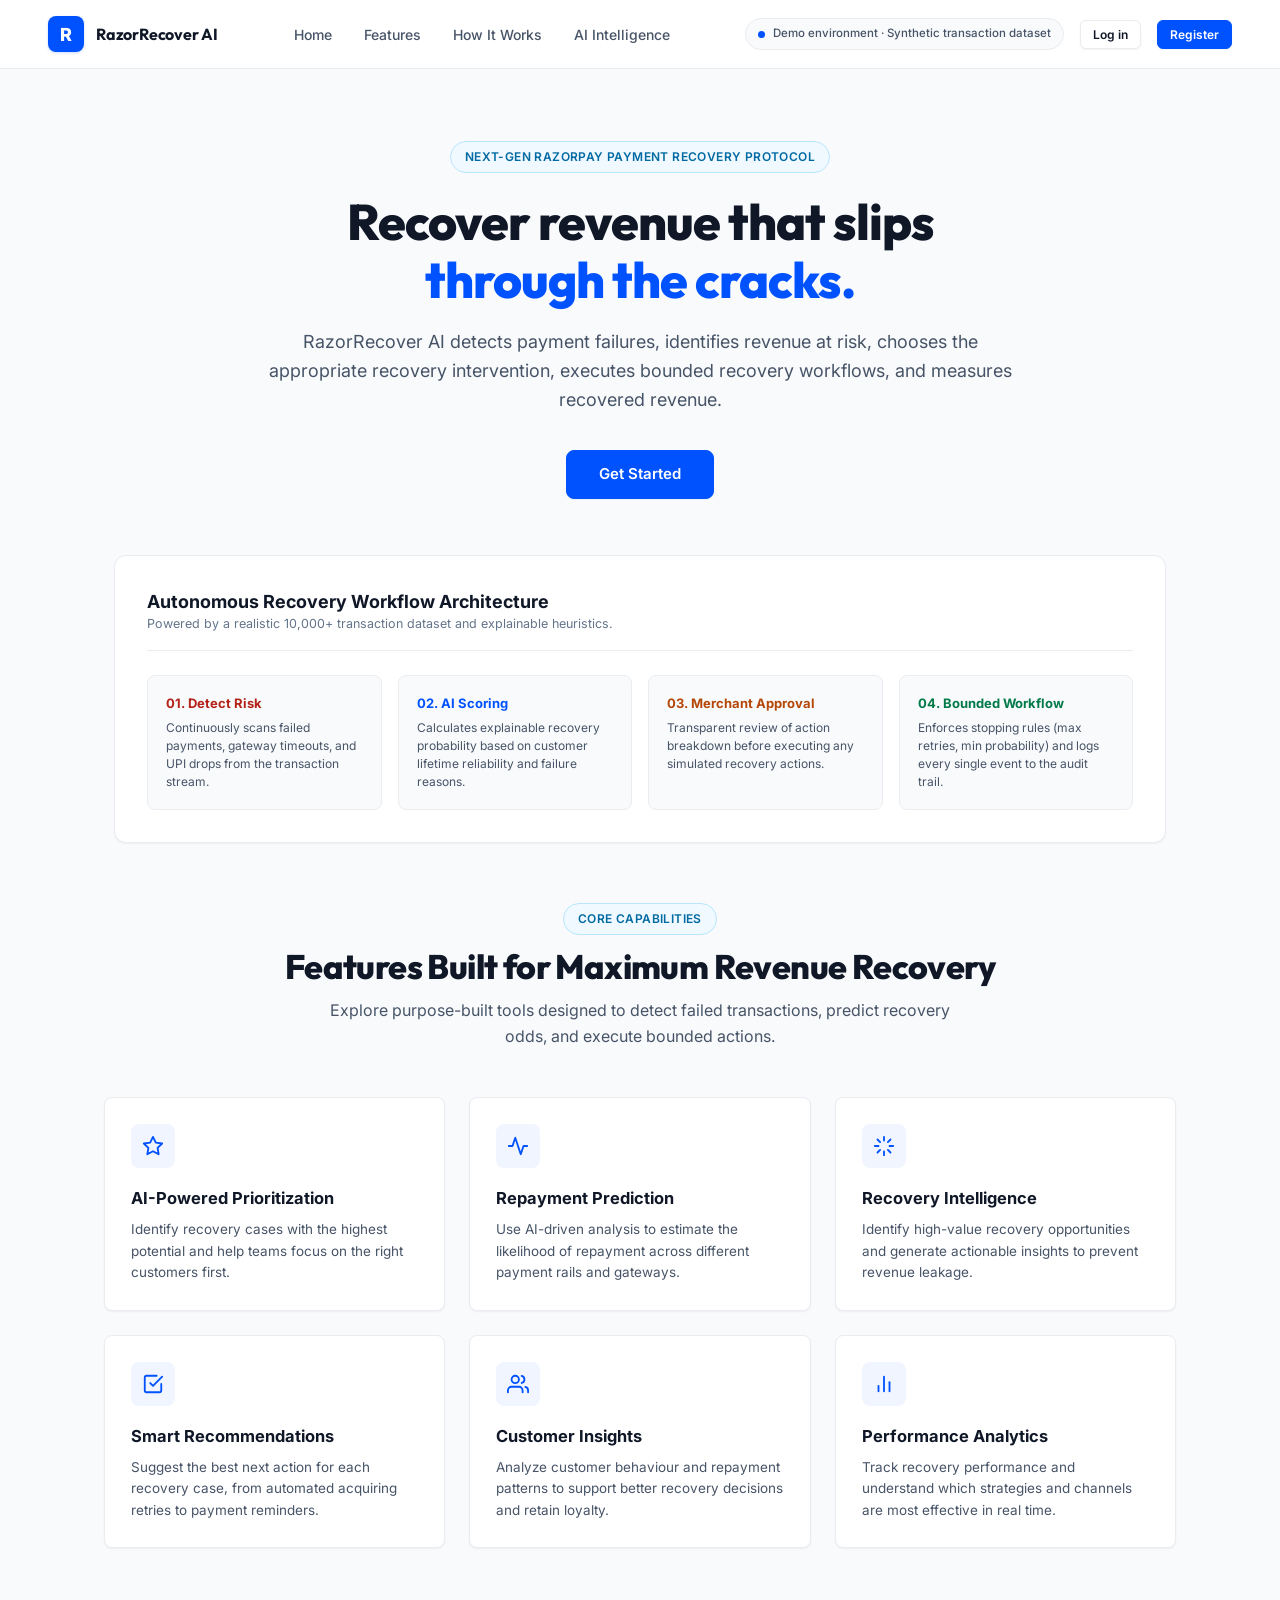
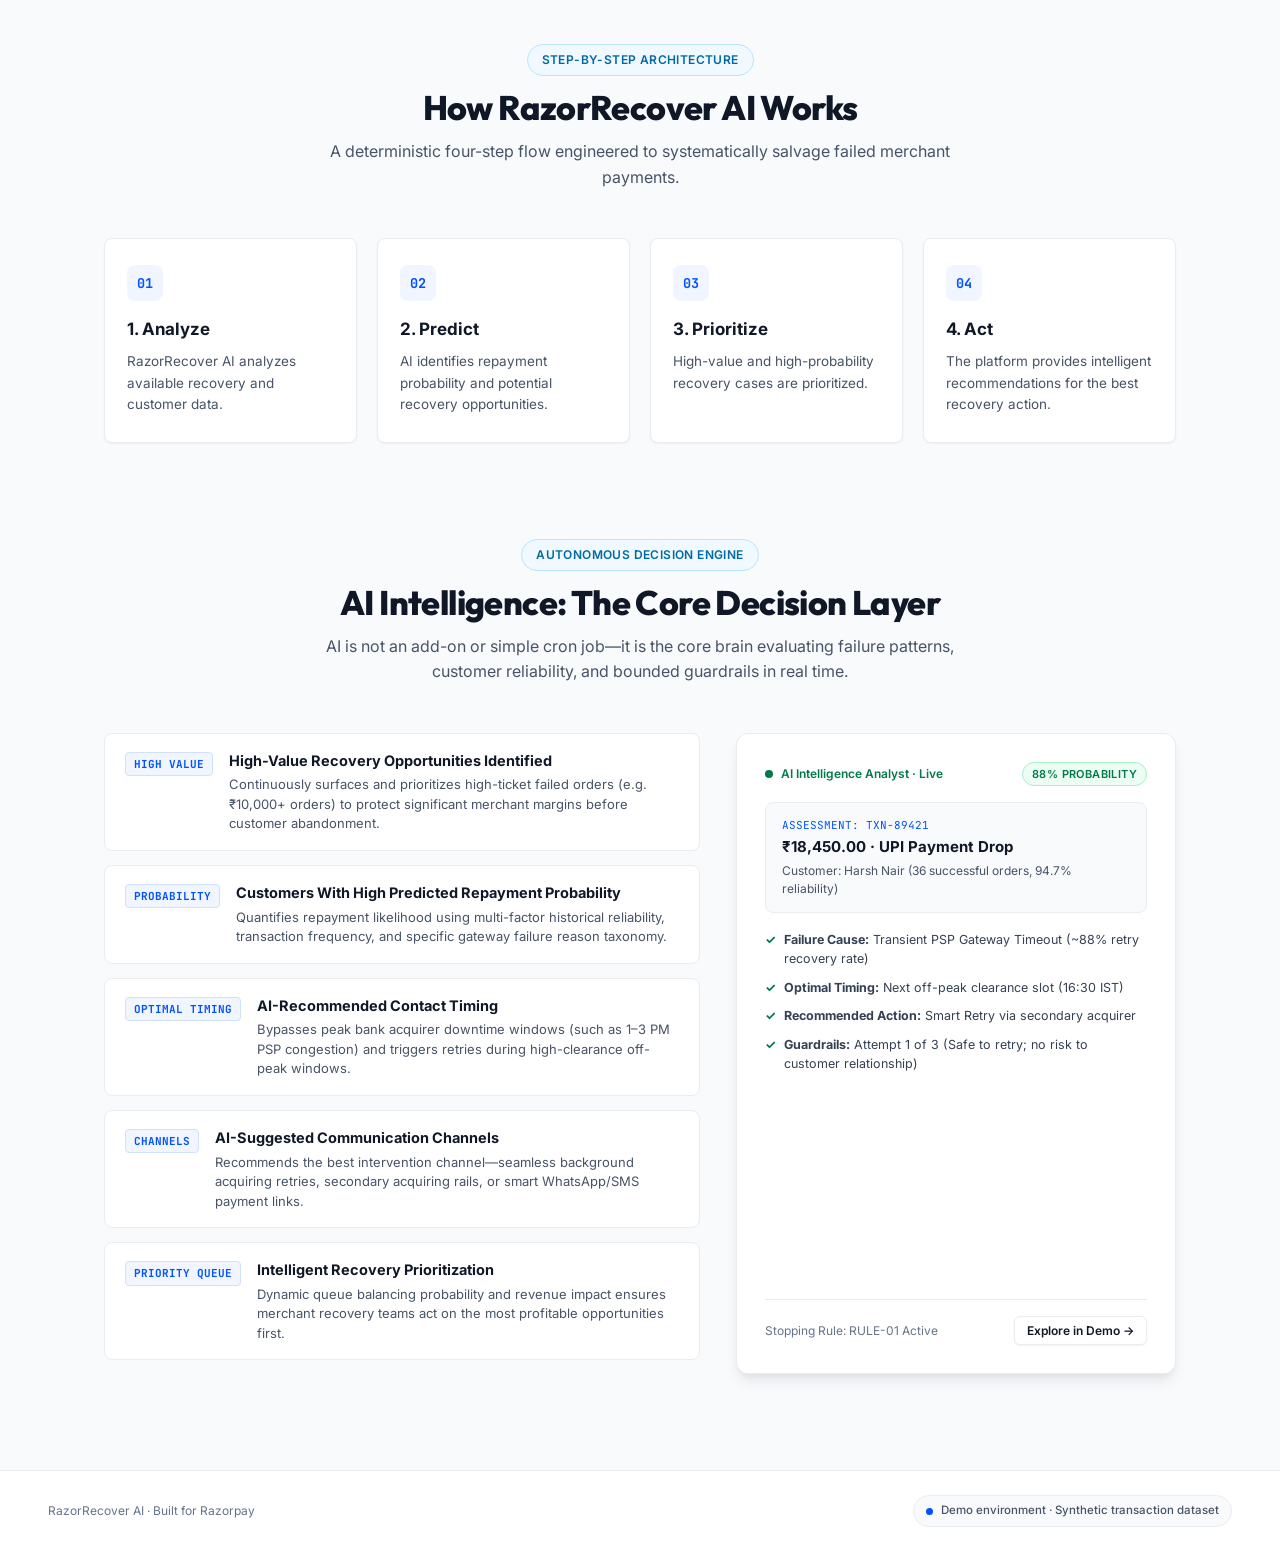
<file: templates/index.html>
<!DOCTYPE html>
<html lang="en">

<head>
  <meta charset="UTF-8">
  <meta name="viewport" content="width=device-width, initial-scale=1.0">
  <title>RazorRecover AI — Autonomous Revenue Recovery Agent</title>
  <meta name="description"
    content="AI Revenue Recovery Agent for merchants: detect payment failures, choose bounded interventions, and salvage lost revenue. Built for Razorpay Buildathon.">
  <link rel="stylesheet" href="/static/css/style.css">
  <link rel="stylesheet" href="/static/css/dashboard.css">
</head>

<body>
  <!-- Navigation Bar -->
  <header
    style="padding: 16px 48px; display: flex; align-items: center; justify-content: space-between; border-bottom: 1px solid var(--border-subtle); background: #ffffff; position: sticky; top: 0; z-index: 100;">
    <div style="display: flex; align-items: center; gap: 12px;">
      <div class="brand-logo">R</div>
      <div class="brand-text">
        <span class="brand-name">RazorRecover AI</span>
      </div>
    </div>

    <!-- Informational Navigation Links -->
    <nav class="landing-nav" aria-label="Main Navigation">
      <a href="#home">Home</a>
      <a href="#features">Features</a>
      <a href="#how-it-works">How It Works</a>
      <a href="#ai-intelligence">AI Intelligence</a>
    </nav>

    <!-- Pre-existing Login & Demo CTA area (Strictly preserved) -->
    <div style="display: flex; align-items: center; gap: 16px;">
      <div class="demo-badge-banner">
        <span class="demo-badge-dot"></span>
        <span>Demo environment · Synthetic transaction dataset</span>
      </div>
      <a href="/login" class="btn btn-secondary btn-sm">Log in</a>
      <a href="/login" class="btn btn-primary btn-sm">Register</a>
    </div>
  </header>

  <!-- ==================== HOME SECTION ==================== -->
  <main id="home" style="padding: 72px 24px 60px; max-width: 1100px; margin: 0 auto; text-align: center; scroll-margin-top: 84px;">
    <div class="badge badge-info" style="margin-bottom: 20px; padding: 6px 14px; font-size: 12px;">
      Next-Gen Razorpay Payment Recovery Protocol
    </div>

    <h1
      style="font-family: var(--font-heading); font-size: 50px; font-weight: 800; line-height: 1.15; color: var(--text-main); letter-spacing: -1px; margin-bottom: 20px;">
      Recover revenue that slips <br>
      <span style="color: var(--razorpay-blue);">
        through the cracks.
      </span>
    </h1>

    <p style="font-size: 18px; color: var(--text-muted); max-width: 760px; margin: 0 auto 36px; line-height: 1.6;">
      RazorRecover AI detects payment failures, identifies revenue at risk, chooses the appropriate recovery
      intervention, executes bounded recovery workflows, and measures recovered revenue.
    </p>

    <!-- CTAs (Strictly preserved) -->
    <div style="display: flex; justify-content: center; gap: 16px; margin-bottom: 56px;">
      <a href="/login" class="btn btn-primary btn-lg" style="font-size: 15px; padding: 14px 32px;">
        Get Started
      </a>
    </div>

    <!-- Product Workflow Visual Preview -->
    <div class="card"
      style="background: #ffffff; border: 1px solid var(--border-subtle); padding: 32px; text-align: left; box-shadow: var(--shadow-sm);">
      <div
        style="display: flex; justify-content: space-between; align-items: center; margin-bottom: 24px; padding-bottom: 16px; border-bottom: 1px solid var(--border-subtle);">
        <div>
          <h2 style="font-size: 18px; font-weight: 700; color: var(--text-main);">Autonomous Recovery Workflow Architecture</h2>
          <p style="font-size: 12.5px; color: var(--text-dim);">Powered by a realistic 10,000+ transaction dataset and
            explainable heuristics.</p>
        </div>
      </div>

      <div style="display: grid; grid-template-columns: repeat(auto-fit, minmax(200px, 1fr)); gap: 16px;">
        <div
          style="background: #f8fafc; padding: 18px; border-radius: var(--radius-md); border: 1px solid var(--border-subtle);">
          <div style="color: var(--danger); font-weight: 700; font-size: 13px; margin-bottom: 6px;">01. Detect Risk</div>
          <p style="font-size: 12px; color: var(--text-muted); line-height: 1.5;">Continuously scans failed payments, gateway timeouts, and UPI
            drops from the transaction stream.</p>
        </div>

        <div
          style="background: #f8fafc; padding: 18px; border-radius: var(--radius-md); border: 1px solid var(--border-subtle);">
          <div style="color: var(--razorpay-blue); font-weight: 700; font-size: 13px; margin-bottom: 6px;">02. AI Scoring</div>
          <p style="font-size: 12px; color: var(--text-muted); line-height: 1.5;">Calculates explainable recovery probability based on customer
            lifetime reliability and failure reasons.</p>
        </div>

        <div
          style="background: #f8fafc; padding: 18px; border-radius: var(--radius-md); border: 1px solid var(--border-subtle);">
          <div style="color: var(--warning); font-weight: 700; font-size: 13px; margin-bottom: 6px;">03. Merchant Approval
          </div>
          <p style="font-size: 12px; color: var(--text-muted); line-height: 1.5;">Transparent review of action breakdown before executing any
            simulated recovery actions.</p>
        </div>

        <div
          style="background: #f8fafc; padding: 18px; border-radius: var(--radius-md); border: 1px solid var(--border-subtle);">
          <div style="color: var(--success); font-weight: 700; font-size: 13px; margin-bottom: 6px;">04. Bounded Workflow</div>
          <p style="font-size: 12px; color: var(--text-muted); line-height: 1.5;">Enforces stopping rules (max retries, min probability) and logs
            every single event to the audit trail.</p>
        </div>
      </div>
    </div>
  </main>

  <!-- ==================== FEATURES SECTION ==================== -->
  <section class="landing-section" id="features">
    <div class="landing-section-header">
      <div class="badge badge-info" style="padding: 6px 14px; font-size: 12px;">Core Capabilities</div>
      <h2 class="landing-heading">Features Built for Maximum Revenue Recovery</h2>
      <p class="landing-sub">
        Explore purpose-built tools designed to detect failed transactions, predict recovery odds, and execute bounded actions.
      </p>
    </div>

    <div class="features-grid">
      <!-- 1. AI-Powered Prioritization -->
      <div class="feature-card">
        <div class="feature-icon-box">
          <svg width="22" height="22" viewBox="0 0 24 24" fill="none" stroke="currentColor" stroke-width="2" stroke-linecap="round" stroke-linejoin="round">
            <polygon points="12 2 15.09 8.26 22 9.27 17 14.14 18.18 21.02 12 17.77 5.82 21.02 7 14.14 2 9.27 8.91 8.26 12 2"></polygon>
          </svg>
        </div>
        <h3 class="feature-title">AI-Powered Prioritization</h3>
        <p class="feature-desc">
          Identify recovery cases with the highest potential and help teams focus on the right customers first.
        </p>
      </div>

      <!-- 2. Repayment Prediction -->
      <div class="feature-card">
        <div class="feature-icon-box">
          <svg width="22" height="22" viewBox="0 0 24 24" fill="none" stroke="currentColor" stroke-width="2" stroke-linecap="round" stroke-linejoin="round">
            <path d="M22 12h-4l-3 9L9 3l-3 9H2"></path>
          </svg>
        </div>
        <h3 class="feature-title">Repayment Prediction</h3>
        <p class="feature-desc">
          Use AI-driven analysis to estimate the likelihood of repayment across different payment rails and gateways.
        </p>
      </div>

      <!-- 3. Recovery Intelligence -->
      <div class="feature-card">
        <div class="feature-icon-box">
          <svg width="22" height="22" viewBox="0 0 24 24" fill="none" stroke="currentColor" stroke-width="2" stroke-linecap="round" stroke-linejoin="round">
            <path d="M12 2v4M12 18v4M4.93 4.93l2.83 2.83M16.24 16.24l2.83 2.83M2 12h4M18 12h4M4.93 19.07l2.83-2.83M16.24 7.76l2.83-2.83"></path>
          </svg>
        </div>
        <h3 class="feature-title">Recovery Intelligence</h3>
        <p class="feature-desc">
          Identify high-value recovery opportunities and generate actionable insights to prevent revenue leakage.
        </p>
      </div>

      <!-- 4. Smart Recommendations -->
      <div class="feature-card">
        <div class="feature-icon-box">
          <svg width="22" height="22" viewBox="0 0 24 24" fill="none" stroke="currentColor" stroke-width="2" stroke-linecap="round" stroke-linejoin="round">
            <polyline points="9 11 12 14 22 4"></polyline>
            <path d="M21 12v7a2 2 0 0 1-2 2H5a2 2 0 0 1-2-2V5a2 2 0 0 1 2-2h11"></path>
          </svg>
        </div>
        <h3 class="feature-title">Smart Recommendations</h3>
        <p class="feature-desc">
          Suggest the best next action for each recovery case, from automated acquiring retries to payment reminders.
        </p>
      </div>

      <!-- 5. Customer Insights -->
      <div class="feature-card">
        <div class="feature-icon-box">
          <svg width="22" height="22" viewBox="0 0 24 24" fill="none" stroke="currentColor" stroke-width="2" stroke-linecap="round" stroke-linejoin="round">
            <path d="M17 21v-2a4 4 0 0 0-4-4H5a4 4 0 0 0-4 4v2"></path>
            <circle cx="9" cy="7" r="4"></circle>
            <path d="M23 21v-2a4 4 0 0 0-3-3.87"></path>
            <path d="M16 3.13a4 4 0 0 1 0 7.75"></path>
          </svg>
        </div>
        <h3 class="feature-title">Customer Insights</h3>
        <p class="feature-desc">
          Analyze customer behaviour and repayment patterns to support better recovery decisions and retain loyalty.
        </p>
      </div>

      <!-- 6. Performance Analytics -->
      <div class="feature-card">
        <div class="feature-icon-box">
          <svg width="22" height="22" viewBox="0 0 24 24" fill="none" stroke="currentColor" stroke-width="2" stroke-linecap="round" stroke-linejoin="round">
            <line x1="18" y1="20" x2="18" y2="10"></line>
            <line x1="12" y1="20" x2="12" y2="4"></line>
            <line x1="6" y1="20" x2="6" y2="14"></line>
          </svg>
        </div>
        <h3 class="feature-title">Performance Analytics</h3>
        <p class="feature-desc">
          Track recovery performance and understand which strategies and channels are most effective in real time.
        </p>
      </div>
    </div>
  </section>

  <!-- ==================== HOW IT WORKS SECTION ==================== -->
  <section class="landing-section" id="how-it-works">
    <div class="landing-section-header">
      <div class="badge badge-info" style="padding: 6px 14px; font-size: 12px;">Step-by-Step Architecture</div>
      <h2 class="landing-heading">How RazorRecover AI Works</h2>
      <p class="landing-sub">
        A deterministic four-step flow engineered to systematically salvage failed merchant payments.
      </p>
    </div>

    <div class="steps-grid">
      <!-- Step 1: Analyze -->
      <div class="step-card">
        <div class="step-badge">01</div>
        <h3 class="step-title">1. Analyze</h3>
        <p class="step-desc">
          RazorRecover AI analyzes available recovery and customer data.
        </p>
      </div>

      <!-- Step 2: Predict -->
      <div class="step-card">
        <div class="step-badge">02</div>
        <h3 class="step-title">2. Predict</h3>
        <p class="step-desc">
          AI identifies repayment probability and potential recovery opportunities.
        </p>
      </div>

      <!-- Step 3: Prioritize -->
      <div class="step-card">
        <div class="step-badge">03</div>
        <h3 class="step-title">3. Prioritize</h3>
        <p class="step-desc">
          High-value and high-probability recovery cases are prioritized.
        </p>
      </div>

      <!-- Step 4: Act -->
      <div class="step-card">
        <div class="step-badge">04</div>
        <h3 class="step-title">4. Act</h3>
        <p class="step-desc">
          The platform provides intelligent recommendations for the best recovery action.
        </p>
      </div>
    </div>
  </section>

  <!-- ==================== AI INTELLIGENCE SECTION ==================== -->
  <section class="landing-section" id="ai-intelligence">
    <div class="landing-section-header">
      <div class="badge badge-info" style="padding: 6px 14px; font-size: 12px;">Autonomous Decision Engine</div>
      <h2 class="landing-heading">AI Intelligence: The Core Decision Layer</h2>
      <p class="landing-sub">
        AI is not an add-on or simple cron job—it is the core brain evaluating failure patterns, customer reliability, and bounded guardrails in real time.
      </p>
    </div>

    <div class="ai-intelligence-container">
      <!-- Left: Key Capabilities List -->
      <div>
        <!-- 1. High-value recovery opportunities -->
        <div class="ai-intel-item">
          <span class="ai-intel-pill">HIGH VALUE</span>
          <div>
            <h4 class="ai-intel-title">High-Value Recovery Opportunities Identified</h4>
            <p class="ai-intel-desc">
              Continuously surfaces and prioritizes high-ticket failed orders (e.g. ₹10,000+ orders) to protect significant merchant margins before customer abandonment.
            </p>
          </div>
        </div>

        <!-- 2. Predicted repayment probability -->
        <div class="ai-intel-item">
          <span class="ai-intel-pill">PROBABILITY</span>
          <div>
            <h4 class="ai-intel-title">Customers With High Predicted Repayment Probability</h4>
            <p class="ai-intel-desc">
              Quantifies repayment likelihood using multi-factor historical reliability, transaction frequency, and specific gateway failure reason taxonomy.
            </p>
          </div>
        </div>

        <!-- 3. AI-recommended contact timing -->
        <div class="ai-intel-item">
          <span class="ai-intel-pill">OPTIMAL TIMING</span>
          <div>
            <h4 class="ai-intel-title">AI-Recommended Contact Timing</h4>
            <p class="ai-intel-desc">
              Bypasses peak bank acquirer downtime windows (such as 1–3 PM PSP congestion) and triggers retries during high-clearance off-peak windows.
            </p>
          </div>
        </div>

        <!-- 4. AI-suggested communication channels -->
        <div class="ai-intel-item">
          <span class="ai-intel-pill">CHANNELS</span>
          <div>
            <h4 class="ai-intel-title">AI-Suggested Communication Channels</h4>
            <p class="ai-intel-desc">
              Recommends the best intervention channel—seamless background acquiring retries, secondary acquiring rails, or smart WhatsApp/SMS payment links.
            </p>
          </div>
        </div>

        <!-- 5. Intelligent recovery prioritization -->
        <div class="ai-intel-item">
          <span class="ai-intel-pill">PRIORITY QUEUE</span>
          <div>
            <h4 class="ai-intel-title">Intelligent Recovery Prioritization</h4>
            <p class="ai-intel-desc">
              Dynamic queue balancing probability and revenue impact ensures merchant recovery teams act on the most profitable opportunities first.
            </p>
          </div>
        </div>
      </div>

      <!-- Right: Realistic AI Analyst Preview Card -->
      <div class="ai-analyst-card">
        <div>
          <div style="display: flex; justify-content: space-between; align-items: center; margin-bottom: 16px;">
            <div style="display: flex; align-items: center; gap: 8px;">
              <span style="width: 8px; height: 8px; background: #027a48; border-radius: 50%;"></span>
              <span style="font-size: 12px; font-weight: 600; color: #027a48;">AI Intelligence Analyst · Live</span>
            </div>
            <span class="badge badge-success">88% Probability</span>
          </div>

          <div style="background: #f8fafc; border: 1px solid var(--border-subtle); border-radius: var(--radius-md); padding: 14px 16px; margin-bottom: 18px;">
            <div style="font-size: 11px; font-family: var(--font-mono); color: #0052ff; margin-bottom: 2px;">ASSESSMENT: TXN-89421</div>
            <div style="font-size: 15px; font-weight: 700; color: #101828;">₹18,450.00 · UPI Payment Drop</div>
            <div style="font-size: 12px; color: #475467; margin-top: 4px;">Customer: Harsh Nair (36 successful orders, 94.7% reliability)</div>
          </div>

          <div style="display: flex; flex-direction: column; gap: 10px; font-size: 12.5px; color: #344054; margin-bottom: 20px;">
            <div style="display: flex; align-items: flex-start; gap: 8px;">
              <span style="color: #027a48; font-weight: 700;">✓</span>
              <span><strong>Failure Cause:</strong> Transient PSP Gateway Timeout (~88% retry recovery rate)</span>
            </div>
            <div style="display: flex; align-items: flex-start; gap: 8px;">
              <span style="color: #027a48; font-weight: 700;">✓</span>
              <span><strong>Optimal Timing:</strong> Next off-peak clearance slot (16:30 IST)</span>
            </div>
            <div style="display: flex; align-items: flex-start; gap: 8px;">
              <span style="color: #027a48; font-weight: 700;">✓</span>
              <span><strong>Recommended Action:</strong> Smart Retry via secondary acquirer</span>
            </div>
            <div style="display: flex; align-items: flex-start; gap: 8px;">
              <span style="color: #027a48; font-weight: 700;">✓</span>
              <span><strong>Guardrails:</strong> Attempt 1 of 3 (Safe to retry; no risk to customer relationship)</span>
            </div>
          </div>
        </div>

        <div style="border-top: 1px solid var(--border-subtle); padding-top: 16px; display: flex; justify-content: space-between; align-items: center;">
          <span style="font-size: 12px; color: #64748b;">Stopping Rule: RULE-01 Active</span>
          <a href="/login" class="btn btn-secondary btn-sm" style="font-size: 12px;">Explore in Demo →</a>
        </div>
      </div>
    </div>
  </section>

  <!-- How It Works Modal -->
  <div class="modal-overlay" id="how-it-works-modal">
    <div class="modal-content" style="max-width: 680px; padding: 32px;">
      <div style="display: flex; justify-content: space-between; align-items: center; margin-bottom: 20px;">
        <h3 style="font-family: var(--font-heading); font-size: 20px; color: var(--text-main);">How RazorRecover AI Works</h3>
        <button class="btn btn-secondary btn-sm" id="btn-close-how-modal">✕</button>
      </div>

      <div
        style="display: flex; flex-direction: column; gap: 16px; font-size: 13.5px; color: var(--text-muted); line-height: 1.6;">
        <p>
          <strong>1. 10,000+ Synthetic Merchant Dataset:</strong> A Supabase PostgreSQL database initializes
          automatically with realistic customer histories across UPI, Cards, Net Banking, and Wallets.
        </p>
        <p>
          <strong>2. Dynamic Calculations:</strong> All metrics—including Potential Loss, Recovered Revenue, and
          Recovery Rate—are calculated live from the database via SQL queries.
        </p>
        <p>
          <strong>3. Explainable AI Scoring:</strong> Diagnoses failure reasons and customer loyalty to assign high,
          medium, or low recovery probabilities with human-readable rationale.
        </p>
        <p>
          <strong>4. Stopping Rules & Guardrails:</strong> Halts recovery workflows after 3 attempts or when probability
          is under 25% to protect customer experience.
        </p>
        <p>
          <strong>5. Verified Audit Trail:</strong> Every single AI decision, merchant approval, and transaction update
          is logged with exact timestamps.
        </p>
      </div>

      <div style="margin-top: 24px; text-align: right;">
        <a href="/login" class="btn btn-primary">Launch Merchant App →</a>
      </div>
    </div>
  </div>

  <!-- Footer -->
  <footer
    style="padding: 24px 48px; border-top: 1px solid var(--border-subtle); background: #ffffff; display: flex; justify-content: space-between; align-items: center; font-size: 12px; color: var(--text-dim);">
    <div>RazorRecover AI · Built for Razorpay</div>
    <div class="demo-badge-banner">
      <span class="demo-badge-dot"></span>
      <span>Demo environment · Synthetic transaction dataset</span>
    </div>
  </footer>

  <script src="/static/js/api.js"></script>
  <script src="/static/js/landing.js"></script>
</body>

</html>
</file>
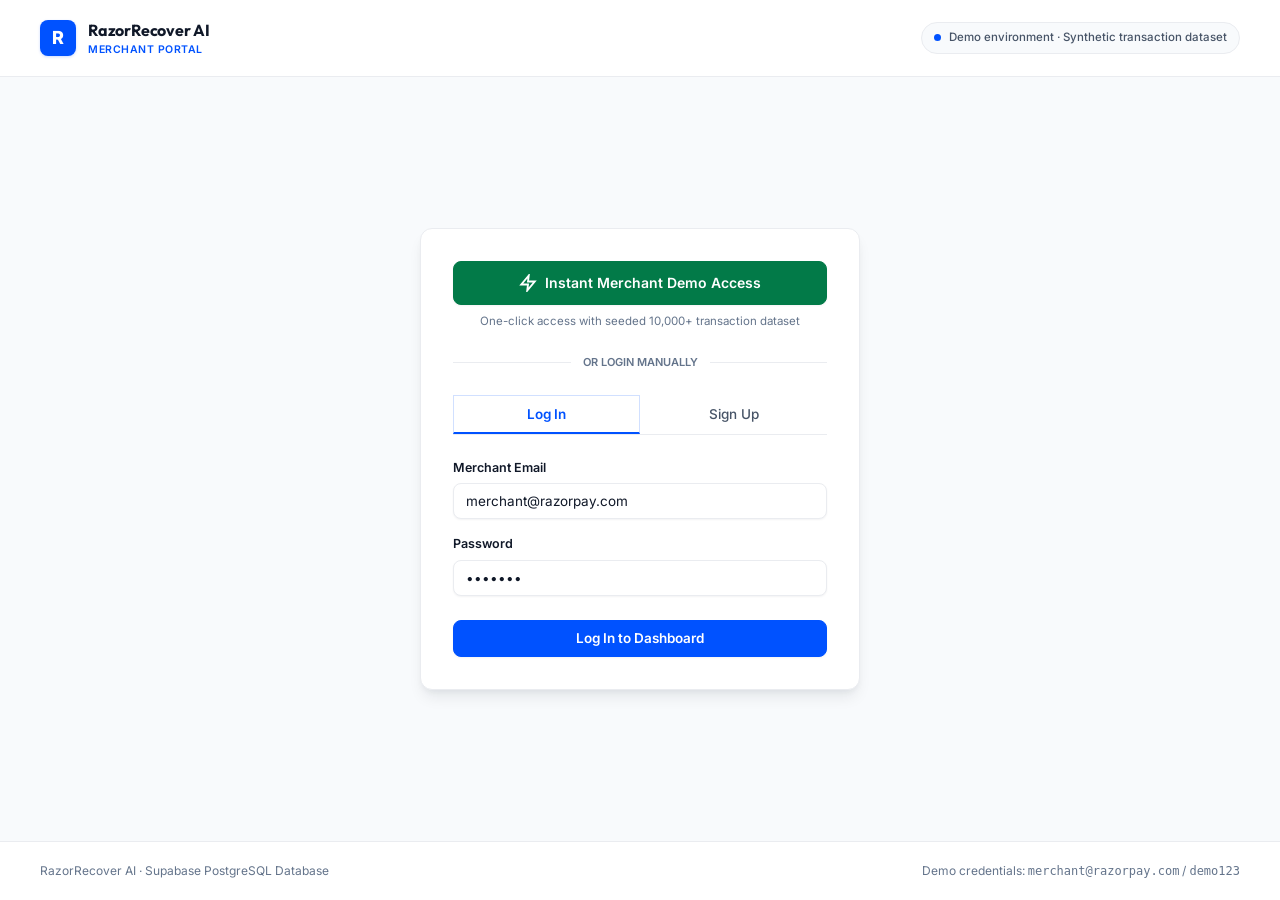
<file: templates/auth.html>
<!DOCTYPE html>
<html lang="en">
<head>
  <meta charset="UTF-8">
  <meta name="viewport" content="width=device-width, initial-scale=1.0">
  <title>Merchant Portal — RazorRecover AI</title>
  <link rel="stylesheet" href="/static/css/style.css">
  <link rel="stylesheet" href="/static/css/dashboard.css">
</head>
<body style="display: flex; flex-direction: column; min-height: 100vh; justify-content: space-between; background: var(--bg-dark);">
  <!-- Header -->
  <header style="padding: 18px 40px; display: flex; align-items: center; justify-content: space-between; border-bottom: 1px solid var(--border-subtle); background: #ffffff;">
    <a href="/" style="display: flex; align-items: center; gap: 12px;">
      <div class="brand-logo">R</div>
      <div class="brand-text">
        <span class="brand-name">RazorRecover AI</span>
        <span class="brand-tag">Merchant Portal</span>
      </div>
    </a>
    <div class="demo-badge-banner">
      <span class="demo-badge-dot"></span>
      <span>Demo environment · Synthetic transaction dataset</span>
    </div>
  </header>

  <!-- Auth Card -->
  <main style="padding: 48px 20px; display: flex; justify-content: center; align-items: center;">
    <div class="card" style="width: 100%; max-width: 440px; padding: 32px; background: #ffffff; border: 1px solid var(--border-subtle); box-shadow: var(--shadow-md);">
      
      <!-- Instant Demo Login Button -->
      <div style="margin-bottom: 24px;">
        <button class="btn btn-accent" id="btn-demo-login" style="width: 100%; padding: 12px; font-size: 14px;">
          <svg width="18" height="18" viewBox="0 0 24 24" fill="none" stroke="currentColor" stroke-width="2.5">
            <path d="M13 2L3 14h9l-1 8 10-12h-9l1-8z"/>
          </svg>
          Instant Merchant Demo Access
        </button>
        <p style="font-size: 11.5px; color: var(--text-dim); text-align: center; margin-top: 8px;">
          One-click access with seeded 10,000+ transaction dataset
        </p>
      </div>

      <div style="display: flex; align-items: center; gap: 12px; margin-bottom: 24px;">
        <div style="flex: 1; height: 1px; background: var(--border-subtle);"></div>
        <span style="font-size: 11px; color: var(--text-dim); text-transform: uppercase; font-weight: 600;">Or Login Manually</span>
        <div style="flex: 1; height: 1px; background: var(--border-subtle);"></div>
      </div>

      <!-- Auth Tabs -->
      <div style="display: flex; border-bottom: 1px solid var(--border-subtle); margin-bottom: 24px;">
        <button id="tab-login" class="nav-item active" style="flex: 1; text-align: center; justify-content: center; border-radius: 0; border-bottom: 2px solid var(--razorpay-blue); background: transparent; color: var(--razorpay-blue);">
          Log In
        </button>
        <button id="tab-signup" class="nav-item" style="flex: 1; text-align: center; justify-content: center; border-radius: 0; background: transparent; border-bottom: 2px solid transparent; color: var(--text-muted);">
          Sign Up
        </button>
      </div>

      <!-- Error Alert Box -->
      <div id="auth-error-box" style="display: none; padding: 10px 14px; margin-bottom: 18px; border-radius: var(--radius-sm); background: var(--danger-bg); border: 1px solid var(--danger-border); color: var(--danger); font-size: 12.5px;"></div>

      <!-- Login Form -->
      <form id="login-form">
        <div class="form-group">
          <label class="form-label" for="login-email">Merchant Email</label>
          <input type="email" id="login-email" class="form-control" placeholder="merchant@razorpay.com" value="merchant@razorpay.com" required>
        </div>
        <div class="form-group">
          <label class="form-label" for="login-password">Password</label>
          <input type="password" id="login-password" class="form-control" placeholder="••••••••" value="demo123" required>
        </div>
        <button type="submit" class="btn btn-primary" style="width: 100%; margin-top: 8px;">
          Log In to Dashboard
        </button>
      </form>

      <!-- Signup Form -->
      <form id="signup-form" style="display: none;">
        <div class="form-group">
          <label class="form-label" for="signup-merchant">Merchant / Store Name</label>
          <input type="text" id="signup-merchant" class="form-control" placeholder="e.g. Acme Ecommerce" required>
        </div>
        <div class="form-group">
          <label class="form-label" for="signup-email">Work Email</label>
          <input type="email" id="signup-email" class="form-control" placeholder="you@company.com" required>
        </div>
        <div class="form-group">
          <label class="form-label" for="signup-password">Create Password</label>
          <input type="password" id="signup-password" class="form-control" placeholder="••••••••" required>
        </div>
        <button type="submit" class="btn btn-primary" style="width: 100%; margin-top: 8px;">
          Create Merchant Account
        </button>
      </form>

    </div>
  </main>

  <!-- Footer -->
  <footer style="padding: 20px 40px; border-top: 1px solid var(--border-subtle); background: #ffffff; display: flex; justify-content: space-between; align-items: center; font-size: 12px; color: var(--text-dim);">
    <div>RazorRecover AI · Supabase PostgreSQL Database</div>
    <div>Demo credentials: <code>merchant@razorpay.com</code> / <code>demo123</code></div>
  </footer>

  <script src="/static/js/api.js"></script>
  <script src="/static/js/auth.js"></script>
</body>
</html>
</file>
<file: static/css/style.css>
/* ==========================================================================
   RazorRecover AI - Design System & Global Styles (Modern Fintech Light Theme)
   ========================================================================== */

@import url('https://fonts.googleapis.com/css2?family=Inter:wght@300;400;500;600;700;800&family=Outfit:wght@500;600;700;800&family=JetBrains+Mono:wght@400;500;600&display=swap');

:root {
  /* Color Palette - Clean Modern Fintech Light Theme */
  --bg-dark: #f8fafc;
  --bg-surface: #ffffff;
  --bg-card: #ffffff;
  --bg-card-hover: #f8fafc;
  --bg-input: #ffffff;
  --border-subtle: #eaecf0;
  --border-focus: #0052ff;

  /* Accents */
  --razorpay-blue: #0052ff;
  --razorpay-blue-hover: #0045d8;
  --accent-cyan: #0284c7;
  --accent-purple: #7c3aed;
  
  /* Status Colors */
  --success: #027a48;
  --success-bg: #ecfdf3;
  --success-border: #abefc6;
  
  --warning: #b54708;
  --warning-bg: #fffaeb;
  --warning-border: #fedf89;
  
  --danger: #b42318;
  --danger-bg: #fef3f2;
  --danger-border: #fecdca;

  --info: #026aa2;
  --info-bg: #f0f9ff;
  --info-border: #b9e6fe;

  /* Typography */
  --text-main: #101828;
  --text-muted: #475467;
  --text-dim: #64748b;

  --font-sans: 'Inter', -apple-system, BlinkMacSystemFont, 'Segoe UI', Roboto, sans-serif;
  --font-heading: 'Outfit', var(--font-sans);
  --font-mono: 'JetBrains Mono', monospace;

  /* Shadows - Minimal Soft Elevation */
  --shadow-sm: 0 1px 2px rgba(16, 24, 40, 0.05);
  --shadow-md: 0 4px 6px -2px rgba(16, 24, 40, 0.05), 0 10px 15px -3px rgba(16, 24, 40, 0.08);
  --shadow-lg: 0 10px 15px -3px rgba(16, 24, 40, 0.08), 0 20px 25px -5px rgba(16, 24, 40, 0.08);
  --shadow-glow: 0 0 0 3px rgba(0, 82, 255, 0.12);
  --shadow-success-glow: 0 0 0 3px rgba(2, 122, 72, 0.12);
  --shadow-danger-glow: 0 0 0 3px rgba(180, 35, 24, 0.12);

  --radius-sm: 6px;
  --radius-md: 8px;
  --radius-lg: 12px;
  --radius-full: 9999px;

  --transition: all 0.2s cubic-bezier(0.16, 1, 0.3, 1);
}

* {
  box-sizing: border-box;
  margin: 0;
  padding: 0;
}

html {
  scroll-behavior: smooth;
}

html, body {
  background-color: var(--bg-dark);
  color: var(--text-main);
  font-family: var(--font-sans);
  font-size: 14px;
  line-height: 1.5;
  min-height: 100vh;
  -webkit-font-smoothing: antialiased;
}

a {
  color: var(--razorpay-blue);
  text-decoration: none;
  transition: var(--transition);
}

a:hover {
  color: var(--razorpay-blue-hover);
}

button {
  font-family: var(--font-sans);
  cursor: pointer;
  border: none;
  outline: none;
  transition: var(--transition);
}

/* ==================== BUTTONS ==================== */
.btn {
  display: inline-flex;
  align-items: center;
  justify-content: center;
  gap: 8px;
  padding: 9px 16px;
  font-size: 13.5px;
  font-weight: 600;
  border-radius: var(--radius-md);
  transition: var(--transition);
  line-height: 1.25;
}

.btn-primary {
  background: var(--razorpay-blue);
  color: #ffffff;
  border: 1px solid var(--razorpay-blue);
  box-shadow: 0 1px 2px rgba(16, 24, 40, 0.05);
}

.btn-primary:hover {
  background: var(--razorpay-blue-hover);
  border-color: var(--razorpay-blue-hover);
  transform: translateY(-1px);
  box-shadow: 0 4px 8px rgba(0, 82, 255, 0.15);
}

.btn-primary:active {
  transform: translateY(0);
}

.btn-accent {
  background: var(--success);
  color: #ffffff;
  border: 1px solid var(--success);
  box-shadow: 0 1px 2px rgba(16, 24, 40, 0.05);
}

.btn-accent:hover {
  background: #05603a;
  border-color: #05603a;
  transform: translateY(-1px);
}

.btn-secondary {
  background: #ffffff;
  color: var(--text-main);
  border: 1px solid var(--border-subtle);
  box-shadow: 0 1px 2px rgba(16, 24, 40, 0.05);
}

.btn-secondary:hover {
  background: #f8fafc;
  border-color: #d0d5dd;
  color: #101828;
}

.btn-danger {
  background: var(--danger-bg);
  color: var(--danger);
  border: 1px solid var(--danger-border);
}

.btn-danger:hover {
  background: #fee4e2;
}

.btn-sm {
  padding: 6px 12px;
  font-size: 12px;
  border-radius: var(--radius-sm);
}

.btn-lg {
  padding: 12px 24px;
  font-size: 15px;
  border-radius: var(--radius-md);
}

/* ==================== BADGES & TAGS ==================== */
.badge {
  display: inline-flex;
  align-items: center;
  gap: 5px;
  padding: 3px 9px;
  font-size: 11px;
  font-weight: 600;
  border-radius: var(--radius-full);
  text-transform: uppercase;
  letter-spacing: 0.4px;
}

.badge-success {
  background: var(--success-bg);
  color: var(--success);
  border: 1px solid var(--success-border);
}

.badge-warning {
  background: var(--warning-bg);
  color: var(--warning);
  border: 1px solid var(--warning-border);
}

.badge-danger {
  background: var(--danger-bg);
  color: var(--danger);
  border: 1px solid var(--danger-border);
}

.badge-info {
  background: var(--info-bg);
  color: var(--info);
  border: 1px solid var(--info-border);
}

.badge-neutral {
  background: #f2f4f7;
  color: var(--text-muted);
  border: 1px solid var(--border-subtle);
}

/* ==================== FORMS & INPUTS ==================== */
.form-group {
  margin-bottom: 16px;
}

.form-label {
  display: block;
  font-size: 12.5px;
  font-weight: 600;
  color: var(--text-main);
  margin-bottom: 6px;
}

.form-control {
  width: 100%;
  background: var(--bg-input);
  border: 1px solid var(--border-subtle);
  color: var(--text-main);
  padding: 9px 12px;
  font-size: 13.5px;
  font-family: var(--font-sans);
  border-radius: var(--radius-md);
  transition: var(--transition);
  box-shadow: 0 1px 2px rgba(16, 24, 40, 0.05);
}

.form-control:focus {
  outline: none;
  border-color: var(--razorpay-blue);
  box-shadow: 0 0 0 3px rgba(0, 82, 255, 0.12);
}

.form-control::placeholder {
  color: #98a2b3;
}

/* ==================== CARDS ==================== */
.card {
  background: var(--bg-card);
  border: 1px solid var(--border-subtle);
  border-radius: var(--radius-lg);
  padding: 22px;
  box-shadow: var(--shadow-sm);
  transition: var(--transition);
}

.card:hover {
  border-color: #d0d5dd;
}

/* ==================== MODALS & OVERLAYS ==================== */
.modal-overlay {
  position: fixed;
  inset: 0;
  background: rgba(16, 24, 40, 0.45);
  backdrop-filter: blur(2px);
  display: flex;
  align-items: center;
  justify-content: center;
  z-index: 1000;
  opacity: 0;
  pointer-events: none;
  transition: opacity 0.2s ease;
}

.modal-overlay.active {
  opacity: 1;
  pointer-events: auto;
}

.modal-content {
  background: #ffffff;
  border: 1px solid var(--border-subtle);
  border-radius: var(--radius-lg);
  width: 92%;
  max-width: 820px;
  max-height: 90vh;
  overflow-y: auto;
  box-shadow: var(--shadow-lg);
  color: var(--text-main);
  transform: scale(0.98) translateY(8px);
  transition: transform 0.2s cubic-bezier(0.16, 1, 0.3, 1);
}

.modal-overlay.active .modal-content {
  transform: scale(1) translateY(0);
}

/* ==================== TABLES ==================== */
.table-container {
  width: 100%;
  overflow-x: auto;
  border: 1px solid var(--border-subtle);
  border-radius: var(--radius-md);
  background: var(--bg-surface);
  box-shadow: var(--shadow-sm);
}

table.data-table {
  width: 100%;
  border-collapse: collapse;
  text-align: left;
  font-size: 13px;
}

table.data-table th {
  background: #f9fafb;
  color: var(--text-muted);
  font-weight: 600;
  font-size: 11.5px;
  text-transform: uppercase;
  letter-spacing: 0.5px;
  padding: 12px 16px;
  border-bottom: 1px solid var(--border-subtle);
  white-space: nowrap;
  user-select: none;
}

table.data-table th.sortable {
  cursor: pointer;
}

table.data-table th.sortable:hover {
  color: var(--text-main);
  background: #f2f4f7;
}

table.data-table td {
  padding: 13px 16px;
  border-bottom: 1px solid #f2f4f7;
  color: var(--text-main);
  white-space: nowrap;
  background: #ffffff;
}

table.data-table tr:last-child td {
  border-bottom: none;
}

table.data-table tr:hover td {
  background: #f8fafc;
}

/* ==================== DEMO BADGE ==================== */
.demo-badge-banner {
  display: inline-flex;
  align-items: center;
  gap: 8px;
  padding: 6px 12px;
  background: #f8fafc;
  border: 1px solid var(--border-subtle);
  border-radius: var(--radius-full);
  font-size: 11.5px;
  color: var(--text-muted);
  font-weight: 500;
}

.demo-badge-dot {
  width: 7px;
  height: 7px;
  background-color: var(--razorpay-blue);
  border-radius: 50%;
}

/* ==================== LANDING PAGE NAV & SECTIONS ==================== */
.landing-nav {
  display: flex;
  align-items: center;
  gap: 32px;
}

.landing-nav a {
  color: var(--text-muted);
  font-size: 14px;
  font-weight: 500;
  transition: color 0.15s ease;
  position: relative;
  padding: 6px 0;
  text-decoration: none;
}

.landing-nav a:hover {
  color: var(--razorpay-blue);
}

.landing-nav a::after {
  content: '';
  position: absolute;
  bottom: 0;
  left: 0;
  width: 0;
  height: 2px;
  background-color: var(--razorpay-blue);
  transition: width 0.2s ease;
}

.landing-nav a:hover::after {
  width: 100%;
}

.landing-section {
  max-width: 1120px;
  margin: 0 auto 96px;
  padding: 0 24px;
  scroll-margin-top: 84px;
}

.landing-section-header {
  text-align: center;
  margin-bottom: 48px;
}

.landing-heading {
  font-family: var(--font-heading);
  font-size: 34px;
  font-weight: 800;
  color: var(--text-main);
  letter-spacing: -0.6px;
  margin-top: 12px;
  line-height: 1.2;
}

.landing-sub {
  font-size: 16px;
  color: var(--text-muted);
  max-width: 660px;
  margin: 10px auto 0;
  line-height: 1.6;
}

/* Features Grid */
.features-grid {
  display: grid;
  grid-template-columns: repeat(auto-fit, minmax(320px, 1fr));
  gap: 24px;
}

.feature-card {
  background: #ffffff;
  border: 1px solid var(--border-subtle);
  border-radius: var(--radius-md);
  padding: 26px;
  transition: transform 0.2s ease, box-shadow 0.2s ease, border-color 0.2s ease;
  box-shadow: var(--shadow-sm);
}

.feature-card:hover {
  transform: translateY(-2px);
  box-shadow: var(--shadow-md);
  border-color: #d0d5dd;
}

.feature-icon-box {
  width: 44px;
  height: 44px;
  border-radius: 8px;
  background: #f0f5ff;
  color: var(--razorpay-blue);
  display: flex;
  align-items: center;
  justify-content: center;
  margin-bottom: 18px;
}

.feature-title {
  font-size: 16.5px;
  font-weight: 700;
  color: var(--text-main);
  margin-bottom: 8px;
}

.feature-desc {
  font-size: 13.5px;
  color: var(--text-muted);
  line-height: 1.6;
}

/* How It Works Steps */
.steps-grid {
  display: grid;
  grid-template-columns: repeat(auto-fit, minmax(240px, 1fr));
  gap: 20px;
}

.step-card {
  background: #ffffff;
  border: 1px solid var(--border-subtle);
  border-radius: var(--radius-md);
  padding: 26px 22px;
  box-shadow: var(--shadow-sm);
  position: relative;
  transition: transform 0.2s ease, box-shadow 0.2s ease;
}

.step-card:hover {
  transform: translateY(-2px);
  box-shadow: var(--shadow-md);
}

.step-badge {
  width: 36px;
  height: 36px;
  border-radius: 8px;
  background: #f0f5ff;
  color: var(--razorpay-blue);
  font-weight: 700;
  font-family: var(--font-mono);
  font-size: 13.5px;
  display: flex;
  align-items: center;
  justify-content: center;
  margin-bottom: 16px;
}

.step-title {
  font-size: 17px;
  font-weight: 700;
  color: var(--text-main);
  margin-bottom: 8px;
}

.step-desc {
  font-size: 13.5px;
  color: var(--text-muted);
  line-height: 1.6;
}

/* AI Intelligence Section */
.ai-intelligence-container {
  display: grid;
  grid-template-columns: 1.15fr 0.85fr;
  gap: 36px;
  align-items: stretch;
}

@media (max-width: 960px) {
  .ai-intelligence-container {
    grid-template-columns: 1fr;
  }
  .landing-nav {
    display: none;
  }
}

.ai-intel-item {
  background: #ffffff;
  border: 1px solid var(--border-subtle);
  border-radius: var(--radius-md);
  padding: 16px 20px;
  margin-bottom: 14px;
  display: flex;
  gap: 16px;
  align-items: flex-start;
  transition: border-color 0.2s ease, box-shadow 0.2s ease;
}

.ai-intel-item:hover {
  border-color: #b9e6fe;
  box-shadow: var(--shadow-sm);
}

.ai-intel-pill {
  font-family: var(--font-mono);
  font-size: 11px;
  font-weight: 700;
  color: var(--razorpay-blue);
  background: #f0f5ff;
  border: 1px solid #d0e1fd;
  border-radius: 4px;
  padding: 3px 8px;
  white-space: nowrap;
  margin-top: 2px;
}

.ai-intel-title {
  font-size: 14.5px;
  font-weight: 700;
  color: var(--text-main);
  margin-bottom: 4px;
}

.ai-intel-desc {
  font-size: 13px;
  color: var(--text-muted);
  line-height: 1.5;
}

.ai-analyst-card {
  background: #ffffff;
  border: 1px solid var(--border-subtle);
  border-radius: var(--radius-lg);
  padding: 28px;
  box-shadow: var(--shadow-md);
  display: flex;
  flex-direction: column;
  justify-content: space-between;
}
</file>
<file: static/css/dashboard.css>
/* ==========================================================================
   RazorRecover AI - Application & Dashboard Specific Styles (Modern Fintech Light Theme)
   ========================================================================== */

/* Layout Shell */
.app-container {
  display: flex;
  min-height: 100vh;
  background-color: var(--bg-dark);
}

/* Sidebar */
.sidebar {
  width: 260px;
  background: #ffffff;
  border-right: 1px solid var(--border-subtle);
  display: flex;
  flex-direction: column;
  flex-shrink: 0;
  position: sticky;
  top: 0;
  height: 100vh;
  z-index: 100;
}

.sidebar-header {
  padding: 22px 20px;
  display: flex;
  align-items: center;
  gap: 12px;
  border-bottom: 1px solid var(--border-subtle);
}

.brand-logo {
  width: 36px;
  height: 36px;
  background: var(--razorpay-blue);
  border-radius: 8px;
  display: flex;
  align-items: center;
  justify-content: center;
  color: #ffffff;
  font-weight: 800;
  font-size: 18px;
  box-shadow: 0 1px 3px rgba(0, 82, 255, 0.2);
}

.brand-text {
  display: flex;
  flex-direction: column;
}

.brand-name {
  font-family: var(--font-heading);
  font-size: 16px;
  font-weight: 700;
  color: var(--text-main);
  letter-spacing: -0.2px;
}

.brand-tag {
  font-size: 10.5px;
  color: var(--razorpay-blue);
  font-weight: 600;
  text-transform: uppercase;
  letter-spacing: 0.5px;
}

/* Navigation Links */
.sidebar-nav {
  padding: 18px 12px;
  flex: 1;
  display: flex;
  flex-direction: column;
  gap: 4px;
  overflow-y: auto;
}

.nav-item {
  display: flex;
  align-items: center;
  gap: 12px;
  padding: 10px 14px;
  border-radius: var(--radius-md);
  color: var(--text-muted);
  font-weight: 500;
  font-size: 13.5px;
  cursor: pointer;
  transition: var(--transition);
  user-select: none;
  border: 1px solid transparent;
}

.nav-item:hover {
  background: #f8fafc;
  color: var(--text-main);
}

.nav-item.active {
  background: #f0f5ff;
  color: var(--razorpay-blue);
  font-weight: 600;
  border: 1px solid #d1e0ff;
}

.nav-icon {
  width: 18px;
  height: 18px;
  stroke-width: 2;
  display: flex;
  align-items: center;
  justify-content: center;
}

/* Sidebar Footer */
.sidebar-footer {
  padding: 16px 14px;
  border-top: 1px solid var(--border-subtle);
  display: flex;
  flex-direction: column;
  gap: 12px;
  background: #ffffff;
}

.user-profile-badge {
  display: flex;
  align-items: center;
  gap: 10px;
  padding: 10px;
  border-radius: var(--radius-md);
  background: #f8fafc;
  border: 1px solid var(--border-subtle);
}

.user-avatar {
  width: 32px;
  height: 32px;
  border-radius: 50%;
  background: #e0eaff;
  color: var(--razorpay-blue);
  display: flex;
  align-items: center;
  justify-content: center;
  font-weight: 700;
  font-size: 12px;
}

.user-info {
  flex: 1;
  overflow: hidden;
}

.user-name {
  font-size: 12.5px;
  font-weight: 600;
  color: var(--text-main);
  white-space: nowrap;
  text-overflow: ellipsis;
  overflow: hidden;
}

.user-role {
  font-size: 10.5px;
  color: var(--text-dim);
}

.btn-logout {
  width: 100%;
  display: flex;
  align-items: center;
  justify-content: center;
  gap: 8px;
  padding: 8px;
  background: #ffffff;
  color: var(--danger);
  border: 1px solid var(--danger-border);
  border-radius: var(--radius-sm);
  font-size: 12px;
  font-weight: 600;
}

.btn-logout:hover {
  background: var(--danger-bg);
  border-color: #fecdca;
}

/* Main Content Area */
.main-wrapper {
  flex: 1;
  display: flex;
  flex-direction: column;
  min-width: 0;
  overflow-y: auto;
  background: var(--bg-dark);
}

/* Header */
.top-header {
  height: 64px;
  background: #ffffff;
  border-bottom: 1px solid var(--border-subtle);
  display: flex;
  align-items: center;
  justify-content: space-between;
  padding: 0 32px;
  position: sticky;
  top: 0;
  z-index: 90;
}

.header-left {
  display: flex;
  align-items: center;
  gap: 16px;
}

.page-title {
  font-family: var(--font-heading);
  font-size: 20px;
  font-weight: 700;
  color: var(--text-main);
}

.header-right {
  display: flex;
  align-items: center;
  gap: 14px;
}

/* Content Container */
.content-body {
  padding: 28px 32px;
  max-width: 1400px;
  width: 100%;
  margin: 0 auto;
}

/* ==================== RISK ZONE BANNER ==================== */
.risk-zone-card {
  border-radius: var(--radius-lg);
  padding: 22px 26px;
  margin-bottom: 24px;
  display: flex;
  align-items: center;
  justify-content: space-between;
  gap: 24px;
  position: relative;
  overflow: hidden;
  box-shadow: var(--shadow-sm);
  transition: var(--transition);
}

.risk-zone-card.high {
  background: #fef3f2;
  border: 1px solid #fecdca;
}

.risk-zone-card.medium {
  background: #fffaeb;
  border: 1px solid #fedf89;
}

.risk-zone-card.safe {
  background: #ecfdf3;
  border: 1px solid #abefc6;
}

.risk-zone-content {
  display: flex;
  flex-direction: column;
  gap: 6px;
}

.risk-tag-row {
  display: flex;
  align-items: center;
  gap: 10px;
}

.risk-pulse-dot {
  width: 9px;
  height: 9px;
  border-radius: 50%;
}

.risk-zone-card.high .risk-pulse-dot {
  background-color: var(--danger);
}

.risk-zone-card.medium .risk-pulse-dot {
  background-color: var(--warning);
}

.risk-zone-card.safe .risk-pulse-dot {
  background-color: var(--success);
}

.risk-zone-card.high .risk-title {
  color: var(--danger);
}

.risk-zone-card.medium .risk-title {
  color: var(--warning);
}

.risk-zone-card.safe .risk-title {
  color: var(--success);
}

.risk-title {
  font-family: var(--font-heading);
  font-size: 18px;
  font-weight: 800;
  letter-spacing: 0.3px;
}

.risk-desc {
  font-size: 13.5px;
  color: var(--text-muted);
  max-width: 650px;
}

/* ==================== MAIN CTA: START RECOVERY ==================== */
.btn-start-recovery {
  display: inline-flex;
  align-items: center;
  gap: 10px;
  padding: 12px 24px;
  font-family: var(--font-heading);
  font-size: 15px;
  font-weight: 700;
  color: #ffffff;
  background: var(--razorpay-blue);
  border-radius: var(--radius-md);
  border: 1px solid var(--razorpay-blue);
  box-shadow: 0 1px 3px rgba(16, 24, 40, 0.1);
  position: relative;
  transition: var(--transition);
  white-space: nowrap;
}

.btn-start-recovery:hover {
  background: var(--razorpay-blue-hover);
  border-color: var(--razorpay-blue-hover);
  transform: translateY(-1px);
  box-shadow: 0 4px 8px rgba(0, 82, 255, 0.2);
}

/* ==================== STATS KPI GRID ==================== */
.kpi-grid {
  display: grid;
  grid-template-columns: repeat(auto-fit, minmax(200px, 1fr));
  gap: 16px;
  margin-bottom: 24px;
}

.kpi-card {
  background: #ffffff;
  border: 1px solid var(--border-subtle);
  border-radius: var(--radius-lg);
  padding: 18px 20px;
  display: flex;
  flex-direction: column;
  gap: 6px;
  transition: var(--transition);
  position: relative;
  overflow: hidden;
  box-shadow: var(--shadow-sm);
}

.kpi-card:hover {
  border-color: #d0d5dd;
  box-shadow: var(--shadow-md);
}

.kpi-card::before {
  content: '';
  position: absolute;
  top: 0;
  left: 0;
  right: 0;
  height: 3px;
  background: transparent;
}

.kpi-card.accent-loss::before { background: var(--danger); }
.kpi-card.accent-recoverable::before { background: var(--razorpay-blue); }
.kpi-card.accent-recovered::before { background: var(--success); }
.kpi-card.accent-rate::before { background: var(--accent-purple); }

.kpi-label {
  font-size: 12px;
  font-weight: 600;
  color: var(--text-muted);
  text-transform: uppercase;
  letter-spacing: 0.4px;
}

.kpi-value {
  font-family: var(--font-heading);
  font-size: 24px;
  font-weight: 800;
  color: var(--text-main);
  letter-spacing: -0.5px;
}

.kpi-sub {
  font-size: 11.5px;
  color: var(--text-dim);
}

/* ==================== BEFORE / AFTER IMPACT CARD ==================== */
.impact-comparison-card {
  background: #ffffff;
  border: 1px solid var(--border-subtle);
  border-radius: var(--radius-lg);
  padding: 24px;
  margin-bottom: 24px;
  display: flex;
  flex-direction: column;
  gap: 18px;
  box-shadow: var(--shadow-sm);
}

.impact-header {
  display: flex;
  align-items: center;
  justify-content: space-between;
}

.impact-title {
  font-family: var(--font-heading);
  font-size: 16px;
  font-weight: 700;
  color: var(--text-main);
}

.impact-grid {
  display: grid;
  grid-template-columns: 1fr auto 1fr;
  gap: 20px;
  align-items: center;
}

.impact-side {
  border-radius: var(--radius-md);
  padding: 18px 20px;
  display: flex;
  flex-direction: column;
  gap: 12px;
}

.impact-side.before {
  border: 1px solid #fecdca;
  background: #fef3f2;
}

.impact-side.after {
  border: 1px solid #abefc6;
  background: #ecfdf3;
}

.impact-arrow {
  width: 40px;
  height: 40px;
  border-radius: 50%;
  background: #f2f4f7;
  border: 1px solid var(--border-subtle);
  display: flex;
  align-items: center;
  justify-content: center;
  color: var(--text-muted);
  font-size: 18px;
  font-weight: 700;
}

.impact-metric-row {
  display: flex;
  justify-content: space-between;
  align-items: center;
  padding-bottom: 8px;
  border-bottom: 1px solid rgba(0, 0, 0, 0.05);
}

.impact-metric-row:last-child {
  border-bottom: none;
  padding-bottom: 0;
}

/* ==================== AI SCANNING RADAR & MODAL ==================== */
.ai-radar-container {
  padding: 36px 24px;
  text-align: center;
  display: flex;
  flex-direction: column;
  align-items: center;
  gap: 18px;
}

.radar-circle {
  width: 76px;
  height: 76px;
  border-radius: 50%;
  border: 3px solid #d1e0ff;
  border-top-color: var(--razorpay-blue);
  animation: spin-loader 1s linear infinite;
  display: flex;
  align-items: center;
  justify-content: center;
}

@keyframes spin-loader {
  to { transform: rotate(360deg); }
}

.radar-status-text {
  font-family: var(--font-heading);
  font-size: 18px;
  font-weight: 700;
  color: var(--text-main);
}

.analysis-steps-list {
  display: flex;
  flex-direction: column;
  gap: 8px;
  width: 100%;
  max-width: 440px;
  text-align: left;
}

.step-item {
  display: flex;
  align-items: center;
  gap: 12px;
  padding: 10px 14px;
  background: #f8fafc;
  border: 1px solid var(--border-subtle);
  border-radius: var(--radius-sm);
  font-size: 13px;
  color: var(--text-muted);
}

.step-item.completed {
  color: var(--razorpay-blue);
  background: #f0f5ff;
  border-color: #d1e0ff;
  font-weight: 500;
}

.step-icon {
  width: 16px;
  height: 16px;
}

/* Recommendations Grid */
.recommendations-grid {
  display: grid;
  grid-template-columns: repeat(auto-fit, minmax(240px, 1fr));
  gap: 14px;
  margin: 18px 0;
}

.rec-card {
  background: #ffffff;
  border: 1px solid var(--border-subtle);
  border-radius: var(--radius-md);
  padding: 16px;
  display: flex;
  flex-direction: column;
  gap: 8px;
  box-shadow: var(--shadow-sm);
}

.rec-title {
  font-weight: 600;
  font-size: 13.5px;
  color: var(--text-main);
  display: flex;
  align-items: center;
  gap: 8px;
}

.rec-meta {
  display: flex;
  justify-content: space-between;
  font-size: 12px;
  color: var(--razorpay-blue);
  font-weight: 600;
}

/* ==================== CUSTOMER PROFILE DRAWER ==================== */
.drawer-overlay {
  position: fixed;
  inset: 0;
  background: rgba(16, 24, 40, 0.45);
  backdrop-filter: blur(2px);
  z-index: 500;
  opacity: 0;
  pointer-events: none;
  transition: opacity 0.2s ease;
}

.drawer-overlay.active {
  opacity: 1;
  pointer-events: auto;
}

.drawer-content {
  position: fixed;
  top: 0;
  right: 0;
  bottom: 0;
  width: 540px;
  max-width: 90vw;
  background: #ffffff;
  border-left: 1px solid var(--border-subtle);
  box-shadow: -4px 0 24px rgba(16, 24, 40, 0.08);
  transform: translateX(100%);
  transition: transform 0.25s cubic-bezier(0.16, 1, 0.3, 1);
  display: flex;
  flex-direction: column;
  z-index: 510;
}

.drawer-overlay.active .drawer-content {
  transform: translateX(0);
}

.drawer-header {
  padding: 20px 24px;
  border-bottom: 1px solid var(--border-subtle);
  display: flex;
  align-items: center;
  justify-content: space-between;
}

.drawer-body {
  padding: 24px;
  overflow-y: auto;
  flex: 1;
  display: flex;
  flex-direction: column;
  gap: 20px;
}

/* Customer AI Insight Box */
.ai-insight-box {
  background: #f0f9ff;
  border: 1px solid #b9e6fe;
  border-radius: var(--radius-md);
  padding: 16px;
  display: flex;
  flex-direction: column;
  gap: 8px;
}

.ai-insight-title {
  font-family: var(--font-heading);
  font-size: 13px;
  font-weight: 700;
  color: #026aa2;
  display: flex;
  align-items: center;
  gap: 6px;
  text-transform: uppercase;
  letter-spacing: 0.4px;
}

.ai-insight-text {
  font-size: 13px;
  color: #334155;
  line-height: 1.5;
}

/* Payment History Timeline */
.history-timeline {
  display: flex;
  flex-direction: column;
  gap: 8px;
}

.history-item {
  display: flex;
  align-items: center;
  justify-content: space-between;
  padding: 12px 14px;
  background: #f8fafc;
  border: 1px solid var(--border-subtle);
  border-radius: var(--radius-sm);
  font-size: 13px;
}

.history-item-left {
  display: flex;
  align-items: center;
  gap: 10px;
}

.history-icon {
  font-weight: bold;
  font-size: 13px;
}

.history-icon.success { color: var(--success); }
.history-icon.failed { color: var(--danger); }

/* ==================== TOGGLE SWITCH ==================== */
.toggle-switch {
  position: relative;
  display: inline-block;
  width: 40px;
  height: 22px;
}

.toggle-switch input {
  opacity: 0;
  width: 0;
  height: 0;
}

.toggle-slider {
  position: absolute;
  cursor: pointer;
  inset: 0;
  background-color: #d0d5dd;
  transition: 0.2s;
  border-radius: 22px;
}

.toggle-slider:before {
  position: absolute;
  content: "";
  height: 16px;
  width: 16px;
  left: 3px;
  bottom: 3px;
  background-color: white;
  transition: 0.2s;
  border-radius: 50%;
  box-shadow: 0 1px 2px rgba(16, 24, 40, 0.15);
}

input:checked + .toggle-slider {
  background-color: var(--razorpay-blue);
}

input:checked + .toggle-slider:before {
  transform: translateX(18px);
}

/* Responsive */
@media (max-width: 900px) {
  .sidebar {
    position: fixed;
    transform: translateX(-100%);
    transition: transform 0.3s ease;
  }
  .sidebar.mobile-open {
    transform: translateX(0);
  }
  .impact-grid {
    grid-template-columns: 1fr;
  }
  .impact-arrow {
    transform: rotate(90deg);
    margin: 0 auto;
  }
}

/* ==================== RECOVERY HISTORY STYLES ==================== */
.history-filters-bar {
  display: flex;
  gap: 8px;
  flex-wrap: wrap;
  align-items: center;
}

.history-filter-btn {
  padding: 6px 14px;
  background: #ffffff;
  border: 1px solid var(--border-subtle);
  border-radius: var(--radius-full);
  color: var(--text-muted);
  font-size: 12.5px;
  font-weight: 500;
  cursor: pointer;
  transition: var(--transition);
}

.history-filter-btn:hover {
  background: #f8fafc;
  color: var(--text-main);
  border-color: #d0d5dd;
}

.history-filter-btn.active {
  background: #f0f5ff;
  color: var(--razorpay-blue);
  border-color: #d1e0ff;
  font-weight: 600;
}

.btn-why {
  padding: 4px 10px;
  font-size: 11.5px;
  font-weight: 600;
  border-radius: var(--radius-sm);
  background: #f8fafc;
  border: 1px solid var(--border-subtle);
  color: var(--razorpay-blue);
  cursor: pointer;
  transition: var(--transition);
}

.btn-why:hover {
  background: #f0f5ff;
  border-color: #d1e0ff;
  color: var(--razorpay-blue-hover);
}

.btn-xs {
  padding: 3px 8px;
  font-size: 11px;
}

/* ==================== SKELETON LOADERS ==================== */
.skeleton-text {
  display: inline-block;
  min-width: 68px;
  height: 1.1em;
  background: linear-gradient(90deg, #f2f4f7 25%, #eaecf0 50%, #f2f4f7 75%);
  background-size: 200% 100%;
  animation: skeleton-shimmer 1.2s infinite;
  border-radius: 4px;
  color: transparent !important;
}

@keyframes skeleton-shimmer {
  0% { background-position: 200% 0; }
  100% { background-position: -200% 0; }
}
</file>
